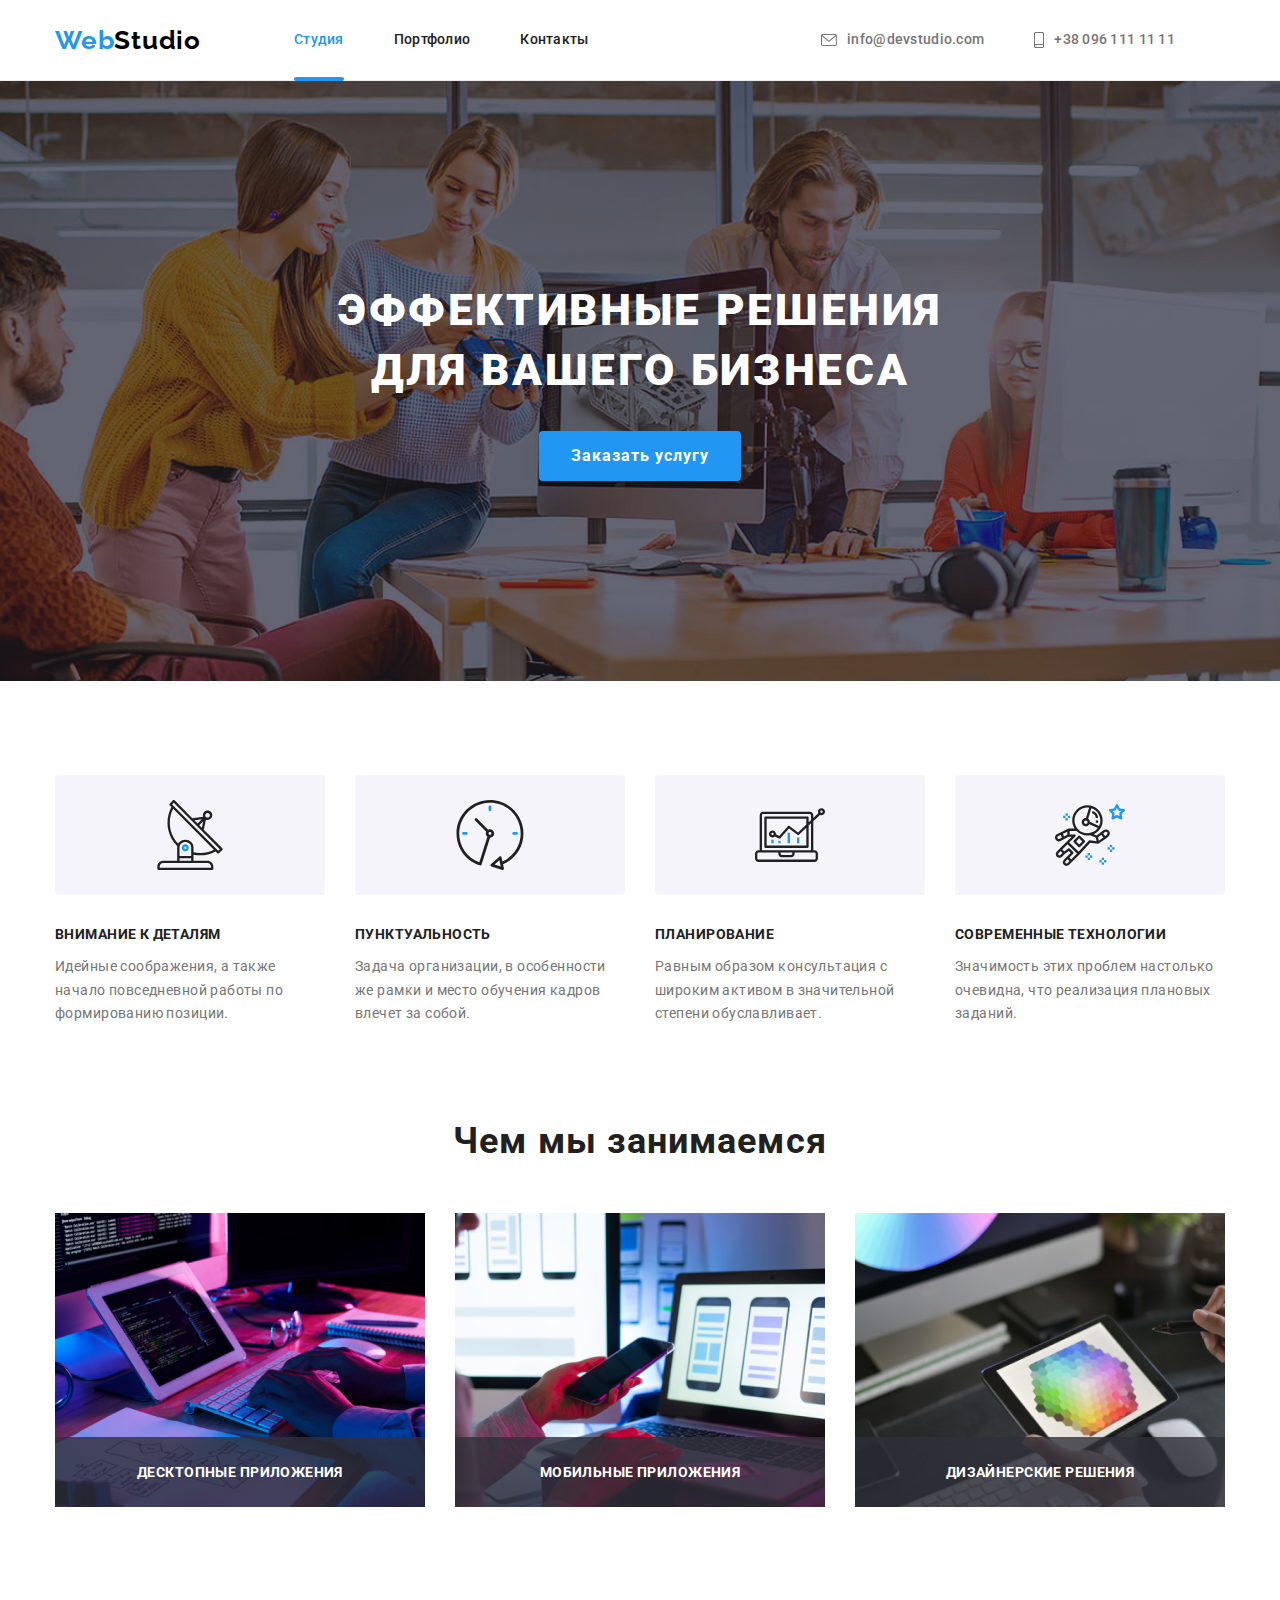
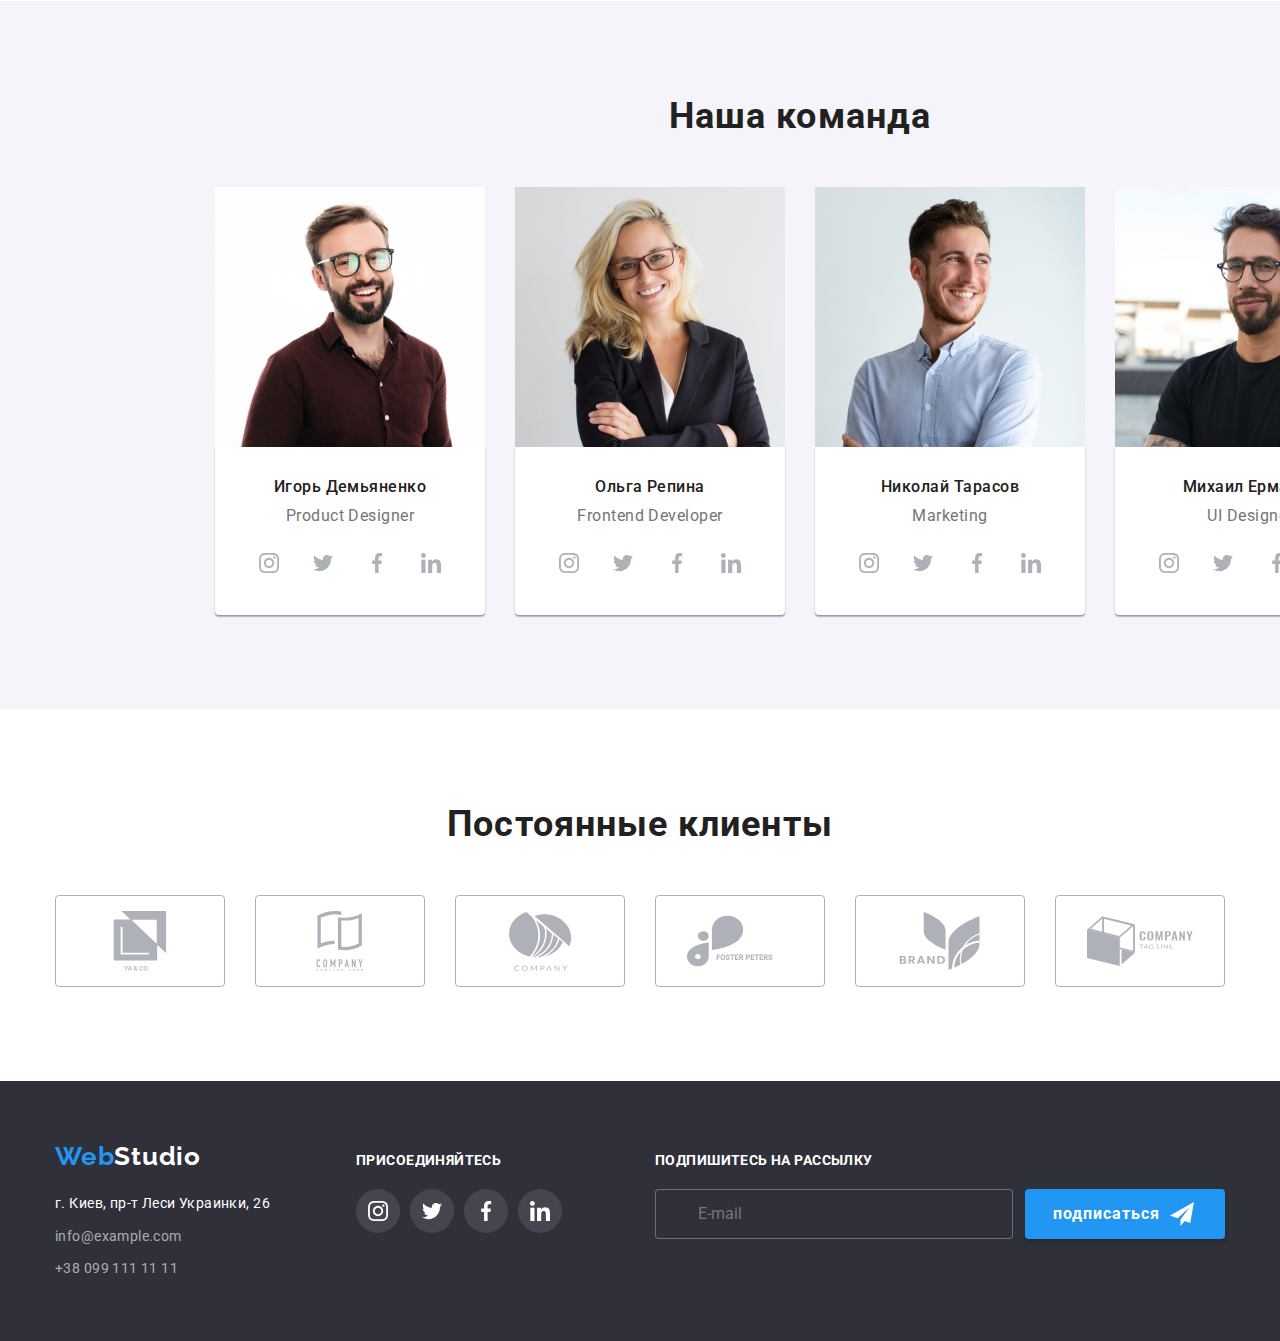
<file: index.html>
<!DOCTYPE html>
<html lang="ru">
<head>
    <meta charset="UTF-8">
    <meta http-equiv="X-UA-Compatible" content="IE=edge">
    <meta name="viewport" content="width=device-width, initial-scale=1.0">
    <title>Студия</title>
    <link rel="preconnect" href="https://fonts.googleapis.com">
    <link rel="preconnect" href="https://fonts.gstatic.com" crossorigin>
    <link rel="stylesheet" href="https://cdn.jsdelivr.net/npm/modern-normalize@1.1.0/modern-normalize.min.css">
    <link href="https://fonts.googleapis.com/css2?family=Raleway:wght@700&family=Roboto:wght@400;500;700;900&display=swap"
        rel="stylesheet" />

    
    <link rel="stylesheet" href="./css/main.min.css" />
</head>
<body>
    <!---HEADER--->
    <header class="header">
        <div class="container header__container">
            <nav class="nav">
                <a class="logo link" href="">
                    Web<span class="logo__studio">Studio</span>
                </a>
                <ul class="menu list ">
                    <li class="menu__item">
                        <a class="menu__link link menu__link--current" href="./index.html">Студия</a>
                    </li>
                    <li class="menu__item">
                        <a class="menu__link link" href="./portfolio.html">Портфолио</a>
                    </li>
                    <li class="menu__item">
                        <a class="menu__link link" href="">Контакты</a>
                    </li>
            
                </ul>
            </nav>
            <ul class="list contacts">
               <li class="contacts__item">
                <a class="contacts__link link" href="mailto:info@devstudio.com">
                    <svg class="contacts__icon" width="16" height="12">
                    <use href="./img/ikonpfon/sprite-defs.svg#icon-envelope"></use>
                    </svg>info@devstudio.com</a>
                </li>
                <li class="contacts__item">
                    <a class="contacts__link link" href="tel:+380961111111">
                        <svg class="contacts__icon" width="10" height="16">
                    <use href="./img/ikonpfon/sprite-defs.svg#icon-smartphone"></use>
                </svg>+38 096 111 11 11</a></li>
            </ul>

        </div>
        
        
    </header>
    <main>
        <!---HERO---->
       
            <section class="hero">
                <div class="container ">
                    <h1 class="hero__title">Эффективные решения<br /> для вашего бизнеса</h1>
                    <button type="button" class="hero__btn " data-modal-open>Заказать услугу</button>
                </div>
            </section>

       
        
        <!----BENEFITS---->
        <section class="section">
            <div class="container">
                <h2 hidden class="visually-hidden">описание</h2>
                <ul class="list benefits">
                    <li class="benefits__item ">
                        <div class="icon__box">
                            <svg width="70" height="70">
                                <use href="./img/ikonpfon/antena-defs.svg#icon-antenna-1">

                            </use> 
                        </svg>
                        </div>
                        <h3 class="benefits__title">Внимание к деталям</h3>
                        <p class="benefits__text">Идейные соображения, а также начало повседневной работы по формированию позиции.</p>
                    </li>
                    <li class="benefits__item ">
                        <div class="icon__box">
                            <svg width="70" height="70">
                                <use href="./img/ikonpfon/antena-defs.svg#icon-clock-1">
                        
                                </use>
                            </svg>
                        </div>
                        <h3 class="benefits__title">Пунктуальность</h3>
                        <p class="benefits__text">Задача организации, в особенности же рамки и место обучения кадров влечет за собой.
                        </p>
                    </li>
                    <li class="benefits__item">
                        <div class="icon__box">
                            <svg width="70" height="70">
                                <use href="./img/ikonpfon/antena-defs.svg#icon-diagram-1">
                        
                                </use>
                            </svg>
                        </div>
                        <h3 class="benefits__title">Планирование</h3>
                        <p class="benefits__text">Равным образом консультация с широким активом в значительной степени обуславливает.
                        </p>
                    </li>
                    <li class="benefits__item">
                        <div class="icon__box">
                            <svg width="70" height="70">
                                <use href="./img/ikonpfon/antena-defs.svg#icon-astronaut-1">
                        
                                </use>
                            </svg>
                        </div>
                        <h3 class="benefits__title">Современные технологии</h3>
                        <p class="benefits__text">Значимость этих проблем настолько очевидна, что реализация плановых заданий.</p>
                    </li>
                </ul>

            </div>
            
        </section>
        <!---DIRECTION--->
        <section class="section section--padding">
            <div class="container">
                <h2 class="section__title">Чем мы занимаемся</h2>
                <ul class="list  direction">
                    <li class="direction__item ">
                        <div class="direction__box">
                            <img src="./img/gallery/img1.png" alt="IT-сервис" width="370" />
                            <p class="direction__text">Десктопные приложения</p>

                        </div>
                        
                    </li>
                    <li class="direction__item ">
                        <div class="direction__box">
                            <img src="./img/gallery/img2.png" alt="Мобильная версия">
                            <p class="direction__text">Мобильные приложения</p>

                        </div>
                        
                    </li>
                    <li class="direction__item ">
                        <div class="direction__box">
                            <img src="./img/gallery/img3.png" alt="планшет версия">
                            <p class="direction__text">Дизайнерские решения</p>

                        </div>
                        
                    </li>
                </ul>

            </div>
           
        </section>
        <!---TEAM--->
<section class="section section--background">
    <div class="container">
        <h2 class="section__title">Наша команда</h2>
        <ul class="team list">
            <li class="team__item">
                <img class="team__img" src="./img/employees/img1.jpg" alt="Наши специалисты" width="270" height="260">
                <div class="team__box">
                    <h3 class="team__title">Игорь Демьяненко</h3>
                    <p class="team__text">Product Designer</p>
                    <ul class="socials list">
                        <li class="socials__item">
                            <a href=""class="socials__link">
                                <svg class="socials__icon" width="20" height="20">
                                    <use href="./img/ikonpfon/sprite-defs.svg#icon-instagram-2"></use>
                                </svg>
                            </a>
                        </li>
                        <li class="socials__item">
                            <a href=""class="socials__link">
                                <svg class="socials__icon" width="20" height="20">
                                    <use href="./img/ikonpfon/sprite-defs.svg#icon-twitter-1"></use>
                                </svg>
                            </a>
                        </li>
                        <li class="socials__item">
                            <a href=""class="socials__link">
                                <svg class="socials__icon" width="20" height="20">
                                    <use href="./img/ikonpfon/sprite-defs.svg#icon-facebook-1"></use>
                                </svg>
                            </a>
                        </li>
                        <li class="socials__item">
                            <a href=""class="socials__link">
                                <svg class="socials__icon" width="20" height="20">
                                    <use href="./img/ikonpfon/sprite-defs.svg#icon-linkedin-1"></use>
                                </svg>
                            </a>
                        </li>
                    </ul>

                </div>
                
            </li>
            <li class="team__item">
                <img class="team__img" src="./img/employees/img2.jpg" alt="Наши специалисты" width="270" height="260">
                <div class="team__box">
                    <h3 class="team__title">Ольга Репина</h3>
                    <p class="team__text">Frontend Developer</p>
                    <ul class="socials list">
                        <li class="socials__item">
                            <a href=""class="socials__link">
                                <svg class="socials__icon" width="20" height="20">
                                    <use href="./img/ikonpfon/sprite-defs.svg#icon-instagram-2"></use>
                                </svg>
                            </a>
                        </li>
                        <li class="socials__item">
                            <a href=""class="socials__link">
                                <svg class="socials__icon" width="20" height="20">
                                    <use href="./img/ikonpfon/sprite-defs.svg#icon-twitter-1"></use>
                                </svg>
                            </a>
                        </li>
                        <li class="socials__item">
                            <a href=""class="socials__link">
                                <svg class="socials__icon" width="20" height="20">
                                    <use href="./img/ikonpfon/sprite-defs.svg#icon-facebook-1"></use>
                                </svg>
                            </a>
                        </li>
                        <li class="socials__item">
                            <a href=""class="socials__link">
                                <svg class="socials__icon" width="20" height="20">
                                    <use href="./img/ikonpfon/sprite-defs.svg#icon-linkedin-1"></use>
                                </svg>
                            </a>
                        </li>
                    </ul>

                </div>
                
            </li>
            <li class="team__item"><img class="team__img" src="./img/employees/img3.jpg" alt="Наши специалисты" width="270"
                    height="260">
                    <div class="team__box">
                        <h3 class="team__title">Николай Тарасов</h3>
                        <p class="team__text">Marketing</p>
                        <ul class="socials list">
                            <li class="socials__link">
                                <a href=""class="socials__link">
                                    <svg class="socials__icon" width="20" height="20">
                                        <use href="./img/ikonpfon/sprite-defs.svg#icon-instagram-2"></use>
                                    </svg>
                                </a>
                            </li>
                            <li class="socials__link">
                                <a href=""class="socials__link">
                                    <svg class="socials__icon" width="20" height="20">
                                        <use href="./img/ikonpfon/sprite-defs.svg#icon-twitter-1"></use>
                                    </svg>
                                </a>
                            </li>
                            <li class="socials__link">
                                <a href=""class="socials__link">
                                    <svg class="socials__icon" width="20" height="20">
                                        <use href="./img/ikonpfon/sprite-defs.svg#icon-facebook-1"></use>
                                    </svg>
                                </a>
                            </li>
                            <li class="socials__link">
                                <a href=""class="socials__link">
                                    <svg class="socials__icon" width="20" height="20">
                                        <use href="./img/ikonpfon/sprite-defs.svg#icon-linkedin-1"></use>
                                    </svg>
                                </a>
                            </li>
                        </ul>

                    </div>
                
            </li>
            <li class="team__item"><img class="team__img" src="./img/employees/img4.jpg" alt="Наши специалисты" width="270"
                    height="260">
                    <div class="team__box">
                        <h3 class="team__title">Михаил Ермаков</h3>
                        <p class="team__text">UI Designer</p>
                        <ul class="socials list">
                            <li class="socials__item" >
                                <a href="" class="socials__link">
                                    <svg class="socials__icon" width="20" height="20">
                                        <use href="./img/ikonpfon/sprite-defs.svg#icon-instagram-2"></use>
                                    </svg>
                                </a>
                            </li>
                            <li class="socials__item">
                                <a href=""class="socials__link">
                                    <svg class="socials__icon" width="20" height="20">
                                        <use href="./img/ikonpfon/sprite-defs.svg#icon-twitter-1"></use>
                                    </svg>
                                </a>
                            </li>
                            <li class="socials__item">
                                <a href=""class="socials__link">
                                    <svg class="socials__icon" width="20" height="20">
                                        <use href="./img/ikonpfon/sprite-defs.svg#icon-facebook-1"></use>
                                    </svg>
                                </a>
                            </li>
                            <li class="socials__item">
                                <a href=""class="socials__link">
                                    <svg class="socials__icon" width="20" height="20">
                                        <use href="./img/ikonpfon/sprite-defs.svg#icon-linkedin-1"></use>
                                    </svg>
                                </a>
                            </li>
                        </ul>

                    </div>
                
            </li>

        </ul>
    </div>
 
</section>
<!----CLIENTS---->
<section class="section">
    <div class="container">
        <h2 class="section__title">Постоянные клиенты</h2>
        <ul class="clients list">
            <li class="clients__item">
            <a href="" class="clients__link">
               <svg class="clients__icon" width="106" height="60">
                <use href="./img/ikonpfon/sprite-defs.svg#icon-group-1">

                </use>
               </svg>
            </a>
            </li>
            <li class="clients__item">
                <a href="" class="clients__link">
                    <svg class="clients__icon" width="106" height="60">
                        <use href="./img/ikonpfon/sprite-defs.svg#icon-group-2">
                
                        </use>
                    </svg>
                </a>
            </li>
            <li class="clients__item">
                <a href="" class="clients__link">
                    <svg class="clients__icon" width="106" height="60">
                        <use href="./img/ikonpfon/sprite-defs.svg#icon-group-3">
                
                        </use>
                    </svg>
                </a>
            </li>
            <li class="clients__item">
                <a href="" class="clients__link">
                    <svg class="clients__icon" width="106" height="60">
                        <use href="./img/ikonpfon/sprite-defs.svg#icon-group-4">
                
                        </use>
                    </svg>
                </a>
            </li>
            <li class="clients__item">
                <a href="" class="clients__link">
                    <svg class="clients__icon" width="106" height="60">
                        <use href="./img/ikonpfon/sprite-defs.svg#icon-group-5">
                
                        </use>
                    </svg>
                </a>
            </li>
            <li class="clients__item">
                <a href="" class="clients__link">
                    <svg class="clients__icon" width="106" height="60">
                        <use href="./img/ikonpfon/sprite-defs.svg#icon-group-6">
                
                        </use>
                    </svg>
                </a>
            </li>
        </ul>

    </div>
</section>
    </main>
    <!---FOOTER-FIRST--->
    <footer class="footer">
        <div class="container footer__box">
            <div class="footer__menu">
                <a class="footer__logo link" href="">Web<span class="footer__logo--studio">Studio</span></a>
                <address class="address">
                    <ul class="list ">
                        <li class="footer__address"> <a class="footer__maps link" href="https://goo.gl/maps/FyTGyrduHnAwDV1Q6">г.
                                Киев,
                                пр-т Леси Украинки, 26</a></li>
                        <li class="footer__address"> <a class="footer__mailto link"
                                href="mailto:info@example.com">info@example.com</a>
                        </li>
                        <li class="footer__address"> <a class="footer__phone link" href="tel:+380991111111">+38 099 111 11 11</a></li>
                    </ul>
                </address>

            </div>
            
            <div class="socials__box">
                <h3 class="footer__item">присоединяйтесь</h3>
                <ul class="footer__title list">
                    <li>
                        <a href="" class="footer__link">
                            <svg class="footer__icon" width="20" height="20">
                                <use href="./img/ikonpfon/sprite-defs.svg#icon-instagram-2">
            
                                </use>
                            </svg>
                        </a>
                    </li>
                    <li>
                        <a href="" class="footer__link">
                            <svg class="footer__icon" width="20" height="20">
                                <use href="./img/ikonpfon/sprite-defs.svg#icon-twitter-1">
            
                                </use>
                            </svg>
                        </a>
                    </li>
                    <li>
                        <a href="" class="footer__link">
                            <svg class="footer__icon" width="20" height="20">
                                <use href="./img/ikonpfon/sprite-defs.svg#icon-facebook-1">
            
                                </use>
                            </svg>
                        </a>
                    </li>
                    <li>
                        <a href="" class="footer__link">
                            <svg class="footer__icon" width="20" height="20">
                                <use href="./img/ikonpfon/sprite-defs.svg#icon-linkedin-1">
            
                                </use>
                            </svg>
                        </a>
                    </li>
                </ul>
            
            </div>
            <!----FORM FOOTER--->
            <div class="form__footer">
            <b class="form__item">подпишитесь на рассылку</b>

            <form class="form__mailto">
                <input type="email" placeholder="E-mail" class="form__frame">

                <button type="submit" class="form__button">подписаться<svg class="form__flag" width="24px"
                        height="24px">
                        <use href="./img/ikonpfon/sprite-defs.svg#icon-flag"></use>
                    </svg></button>
            </form>




        </div>
        </div>
        
           
           
    </footer>
       <!-----MODAL WINDOW is-hidden----->
    <div class="backdrop is-hidden " data-modal>
        <div class="modal">
            <button type="button" class="closing " data-modal-close><svg class="modal__closing" width="18px" height="18px">
                <use href="./img/ikonpfon/sprite-defs.svg#icon-close-black-18dp-2-1"></use>
            </svg>
    
            </button>
            <!-----FILLING FORM---->
            <form class="form__modal">
                <b class="form__tex">Оставляйте свои данные,мы вам перезвоним</b>
                <label class="form__data">
                    <span class="form__set">Имя</span>
                    <span class="form__wrapper">
                        <input type="text" name="user_name" class="modal__input" required pattern="[a-zA-Zа-яА-Я]+" minlength="2" />
                        <span class="modal__icon"><svg width="18px" height="18px">
                                <use href="./img/ikonpfon/sprite-defs.svg#icon-chel"></use>
                            </svg>
                        </span>

                    </span>
                
                </label>
                <label class="form__data">
                    <span class="form__set">Телефон</span>
                    <span class="form__wrapper">
                        <input type="tel" name="user_tel" class="modal__input" required pattern="[0-9]{3}-[0-9]{3}-[0-9]{2}-[0-9]{2}"
                            title="xxx-xxx-xx-xx" />
                        <span class="modal__icon"><svg width="18px" height="18px">
                                <use href="./img/ikonpfon/sprite-defs.svg#icon-phone-black-18dp-1"></use>
                            </svg>
                        </span>

                    </span>
                    
                </label>
                <label class="form__data">
                    <span class="form__set">Почта</span>
                    <span class="form__wrapper">
                        <input type="email" name="user_email" class="modal__input" required pattern="[a-zA-Zа@._]+" />
                        <span class="modal__icon"><svg width="18px" height="18px">
                                <use href="./img/ikonpfon/sprite-defs.svg#icon-email-black-18dp-1"></use>
                            </svg>
                        </span>

                    </span>
                    
                </label>
                <label class="data__tex">
                    <span class="form__set">Коментарий</span>
                    <textarea   name="user_message"
                                class="form__message"
                                placeholder="Введите текст">
                    </textarea>

                </label>
                <input id="user-polici"
                        type="checkbox"
                        name="user_polici"
                        class="form__check visually-hidden"/>
                <label for="user-polici" 
                class="form__desc">Соглашаюсь с рассылкой и принимаю&nbsp; 
                <a href="" class="form__treaty">Условия договора</a>
                </label>
                <button type="submit" class="button__submit">Отправить</button>
                
            </form>
            

            
        </div>
    
    </div>
    <script src="./css/js/modal js"></script>
</body>
</html>
</file>
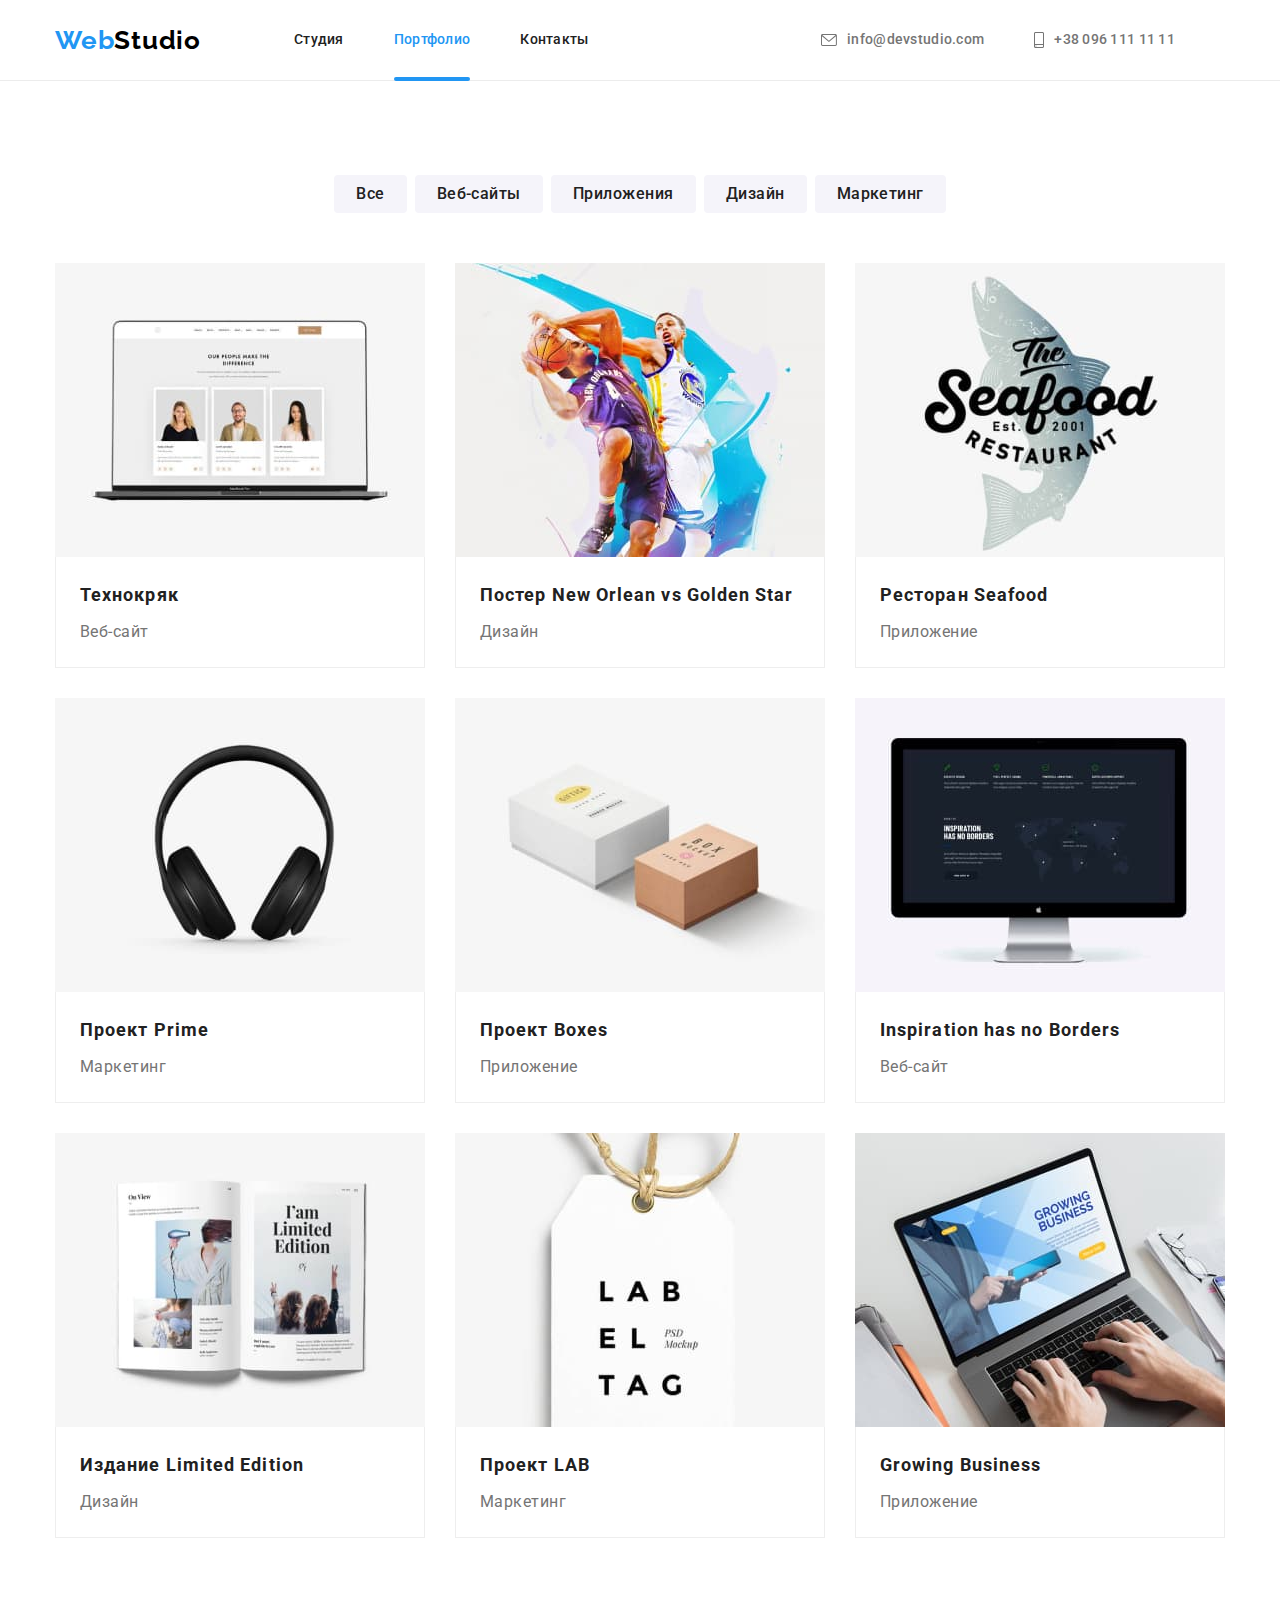
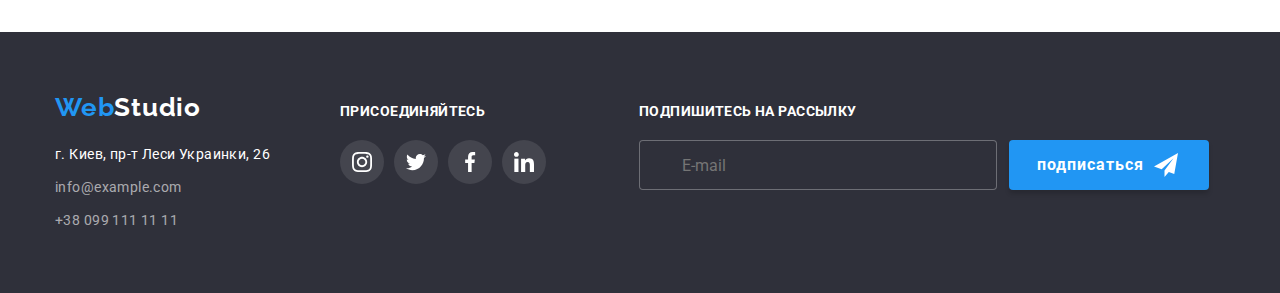
<file: portfolio.html>
<!DOCTYPE html>
<html lang="ru">

<head>
    <meta charset="UTF-8">
    <meta http-equiv="X-UA-Compatible" content="IE=edge">
    <meta name="viewport" content="width=device-width, initial-scale=1.0">
    <title>Портфолто</title>
    <link rel="preconnect" href="https://fonts.googleapis.com">
    <link rel="preconnect" href="https://fonts.gstatic.com" crossorigin>
    <link rel="stylesheet" href="https://cdn.jsdelivr.net/npm/modern-normalize@1.1.0/modern-normalize.min.css">
    <link href="https://fonts.googleapis.com/css2?family=Raleway:wght@700&family=Roboto:wght@400;500;700;900&display=swap"
        rel="stylesheet"/>
        
    
    <link rel="stylesheet" href="./css/main.min.css" />
</head>
<body>
    <!---HEADER-PORTFOLIO---> 
    <header class="header">
        <div class="container header__container">
            <nav class="nav">
                <a class="logo link" href="">Web<span class="logo__studio">Studio</span></a>
                <ul class="menu list ">
                    <li class="menu__item">
                        <a class="menu__link link" href="./index.html">Студия</a>
                    </li>
                    <li class="menu__item">
                        <a class="menu__link link menu__link--current" href="./portfolio.html">Портфолио</a>
                    </li>
                    <li class="menu__item">
                        <a class="menu__link link" href="">Контакты</a>
                    </li>
                </ul>
            </nav>
            <ul class="list contacts">
                <li class="contacts__item"><a class="contacts__link link" href="mailto:info@devstudio.com">
                    <svg class="contacts__icon" width="16" height="12">
                    <use href="./img/ikonpfon/sprite-defs.svg#icon-envelope"></use>
                </svg>info@devstudio.com</a></li>
                <li class="contacts__item"><a class="contacts__link link" href="tel:+380961111111">
                    <svg class="contacts__icon" width="10" height="16">
                    <use href="./img/ikonpfon/sprite-defs.svg#icon-smartphone"></use>
                </svg>+38 096 111 11 11</a></li>
            </ul>

        </div>
        
    </header>
    
 <main>
            <!---PORTFOLIO--->
           
        <section class="portfolio section">
            <div class="container">
                <h1 hidden class="visually-hidden">Портфолио</h1>
                <!---FILTER--->
                
                <ul class="button list">
                    <li class="button__filter"><button type="button" class="button__title">Все</button></li>
                    <li class="button__filter"><button type="button" class="button__title">Веб-сайты</button></li>
                    <li class="button__filter"><button type="button" class="button__title">Приложения</button></li>
                    <li class="button__filter"><button type="button" class="button__title">Дизайн</button></li>
                    <li class="button__filter"><button type="button" class="button__title">Маркетинг</button></li>
                </ul>
                <!---PHOTO--->
                <ul class="photo list">
                    <li class="photo__item">
                       <a class="photo__link link" href="">
                        <div class="photo__box">
                            <img class="photo__img" src="./images/macbookpro.jpg" alt="Веб-сайт" width="370">
                            <p class="photo__title">Ресурс предлагает комплексные предложения с разным уровнем функционала и сервисов. Все это позволит
                                посетителю получить
                                исчерпывающие сведения о компании или частном лице.</p>
                            
                        </div>
                        
                        <div class="tex__box">
                            <h2 class="tex__label">Технокряк</h2>
                            <p class="tex__item">Веб-сайт</p>
                        </div>

                       </a>
                        
                    </li>
                    <li class="photo__item">
                        <a class="photo__link link" href="">
                            <div class="photo__box">
                                <img class="photo__img" src="./images/basketball.jpg" alt="Дизайн" width="370">
                                <p class="photo__title">Ресурс предлагает комплексные предложения с разным уровнем функционала и сервисов. Все это позволит
                                    посетителю получить
                                    исчерпывающие сведения о компании или частном лице.</p>

                            </div>
                            
                            <div class="tex__box">
                                <h2 class="tex__label">Постер New Orlean vs Golden Star</h2>
                                <p class="tex__item">Дизайн</p>
                            
                            </div>

                        </a>
                        
                        
                    </li>
                    <li class="photo__item">
                        <a class="photo__link link" href="">
                            <div class="photo__box">
                                <img class="photo__img" src="./images/restaurant.jpg" alt="Приложение" width="370">
                                <p class="photo__title">Ресурс предлагает комплексные предложения с разным уровнем функционала и сервисов. Все это позволит
                                    посетителю получить
                                    исчерпывающие сведения о компании или частном лице.</p>

                            </div>
                            

                            <div class="tex__box">
                                <h2 class="tex__label">Ресторан Seafood</h2>
                                <p class="tex__item">Приложение</p>
                            
                            </div>

                        </a>
                        
                        
                    </li>
                    <li class="photo__item">
                        <a class="photo__link link" href="">
                            <div class="photo__box">
                                <img class="photo__img" src="./images/marketing.jpg" alt="Маркетинг" width="370">
                                <p class="photo__title">Ресурс предлагает комплексные предложения с разным уровнем функционала и сервисов. Все это позволит
                                    посетителю получить
                                    исчерпывающие сведения о компании или частном лице.</p>

                            </div>
                            
                            <div class="tex__box">
                                <h2 class="tex__label">Проект Prime</h2>
                                <p class="tex__item">Маркетинг</p>
                            </div>

                        </a>
                        
                        
                    </li>
                    <li class="photo__item">
                        <a class="photo__link link" href="">
                            <div class="photo__box">
                                <img class="photo__img" src="./images/boxes.jpg" alt="Приложение" width="370">
                                <p class="photo__title">Ресурс предлагает комплексные предложения с разным уровнем функционала и сервисов. Все это позволит
                                    посетителю получить
                                    исчерпывающие сведения о компании или частном лице.</p>

                            </div>
                            

                            <div class="tex__box">
                                <h2 class="tex__label">Проект Boxes</h2>
                                <p class="tex__item">Приложение</p>
                            </div>

                        </a>
                        
                    </li>
                    <li class="photo__item">
                        <a class="photo__link link" href="">
                            <div class="photo__box">
                                <img class="photo__img" src="./images/borders.jpg" alt="Веб-сайт" width="370">
                                <p class="photo__title">Ресурс предлагает комплексные предложения с разным уровнем функционала и сервисов. Все это позволит
                                    посетителю получить
                                    исчерпывающие сведения о компании или частном лице.</p>

                            </div>
                            
                            <div class="tex__box">
                                <h2 class="tex__label">Inspiration has no Borders</h2>
                                <p class="tex__item">Веб-сайт</p>
                            </div>

                        </a>
                        
                        
                    </li>
                    <li class="photo__item">
                        <a class="photo__link link" href="">
                            <div class="photo__box">
                                <img class="photo__img" src="./images/limitededition.jpg" alt="Дизайн" width="370">
                                <p class="photo__title">Ресурс предлагает комплексные предложения с разным уровнем функционала и сервисов. Все это позволит
                                    посетителю получить
                                    исчерпывающие сведения о компании или частном лице.</p>

                            </div>
                            
                            <div class="tex__box">
                                <h2 class="tex__label">Издание Limited Edition</h2>
                                <p class="tex__item">Дизайн</p>
                            
                            </div>

                        </a>
                        
                        
                    </li>
                    <li class="photo__item">
                        <a class="photo__link link" href="">
                            <div class="photo__box">
                                <img class="photo__img" src="./images/lab.jpg" alt="Маркетинг" width="370">
                                <p class="photo__title">Ресурс предлагает комплексные предложения с разным уровнем функционала и сервисов. Все это позволит
                                    посетителю получить
                                    исчерпывающие сведения о компании или частном лице.</p>

                            </div>
                            
                            <div class="tex__box">
                                <h2 class="tex__label">Проект LAB</h2>
                                <p class="tex__item">Маркетинг</p>
                            
                            </div>

                        </a>
                        
                        
                    </li>
                    <li class="photo__item">
                        <a class="photo__link link" href="">
                            <div class="photo__box">
                                <img class="photo__img" src="./images/growingbusiness.jpg" alt="Приложение" width="370">
                                <p class="photo__title">Ресурс предлагает комплексные предложения с разным уровнем функционала и сервисов. Все это позволит
                                    посетителю получить
                                    исчерпывающие сведения о компании или частном лице.</p>

                            </div>
                            
                            <div class="tex__box">
                                <h2 class="tex__label">Growing Business</h2>
                                <p class="tex__item">Приложение</p>
                            
                            </div>

                        </a>
                        
                        
                    </li>
                </ul>

            </div>
            
        </section>
    </main>
    <!---BASEMENT-->
<footer class="footer">
    <div class="container footer__box">
        <div class="logo__menu">
            <a class="footer__logo link" href="">Web<span class="footer__logo--studio">Studio</span></a>
            <address class="address">
                <ul class="list ">
                    <li class="footer__address"> <a class="footer__maps link"
                            href="https://goo.gl/maps/FyTGyrduHnAwDV1Q6">г.
                            Киев,
                            пр-т Леси Украинки, 26</a></li>
                    <li class="footer__address"> <a class="footer__mailto link"
                            href="mailto:info@example.com">info@example.com</a>
                    </li>
                    <li class="footer__address"> <a class="footer__phone link" href="tel:+380991111111">+38 099 111 11
                            11</a></li>
                </ul>
            </address>

        </div>

        <div class="footer__social">
            <h3 class="footer__item">присоединяйтесь</h3>
            <ul class="footer__title list">
                <li>
                    <a href="" class="footer__link">
                        <svg class="footer__icon" width="20" height="20">
                            <use href="./img/ikonpfon/sprite-defs.svg#icon-instagram-2">

                            </use>
                        </svg>
                    </a>
                </li>
                <li>
                    <a href="" class="footer__link">
                        <svg class="footer__icon" width="20" height="20">
                            <use href="./img/ikonpfon/sprite-defs.svg#icon-twitter-1">

                            </use>
                        </svg>
                    </a>
                </li>
                <li>
                    <a href="" class="footer__link">
                        <svg class="footer__icon" width="20" height="20">
                            <use href="./img/ikonpfon/sprite-defs.svg#icon-facebook-1">

                            </use>
                        </svg>
                    </a>
                </li>
                <li>
                    <a href="" class="footer__link">
                        <svg class="footer__icon" width="20" height="20">
                            <use href="./img/ikonpfon/sprite-defs.svg#icon-linkedin-1">

                            </use>
                        </svg>
                    </a>
                </li>
            </ul>

        </div>
        <!----FORM FOOTER--->
        <div class="form__footer">
            <b class="form__item">подпишитесь на рассылку</b>

            <form class="form__mailto">
                <input type="email" placeholder="E-mail" class="form__frame">

                <button type="submit" class="form__button">подписаться<svg class="form__flag" width="24px"
                        height="24px">
                        <use href="./img/ikonpfon/sprite-defs.svg#icon-flag"></use>
                    </svg></button>
            </form>




        </div>
    </div>



</footer>
            
      
    
    
</body>
</html>
</file>
<file: css/main.min.css>
:root{--accent-color: #2196F3;--secondari-color: #757575;--footer-color: rgba(255, 255, 255, 0.6);--primary-font-color: #212121;--button-text-color: #FFFFFF;--primary-font: "Roboto", sans-serif;--secondari-font: "Raleway", sans-serif;--icon-color: #afb1b8;--transition-speed: 250ms cubic-bezier(0.4, 0, 0.2, 1);--modal-frame-color: #2196F3}.visually-hidden{position:absolute;white-space:nowrap;width:1px;height:1px;overflow:hidden;border:0;padding:0;clip:rect(0 0 0 0);clip-path:inset(50%);margin:-1px}h1,h2,h3,h4,p{margin-top:0;margin-bottom:0}ul,ol{margin-top:0;margin-bottom:0;padding-left:0}img{display:block}.list{list-style:none}.link{text-decoration:none}button{cursor:pointer}body{font-family:var(--primary-font)}.section{padding-top:94px;padding-bottom:94px}.container{box-sizing:border-box;width:1200px;margin-left:auto;margin-right:auto;padding-left:15px;padding-right:15px}.menu__link--current:after{position:absolute;content:"";left:0;bottom:0;border-radius:2px;margin-bottom:-1px;width:100%;height:4px;background-color:var(--accent-color)}.header{border-bottom:1px solid #ececec}.header__container{display:flex;align-items:center}.nav{display:flex;align-items:center}.logo{font-family:var(--secondari-font);font-style:normal;font-weight:700;font-size:26px;line-height:1.19;letter-spacing:.03em;margin-right:93px;color:#2196f3}.logo__studio{font-family:var(--secondari-font);font-style:normal;font-weight:700;font-size:26px;line-height:1.19;letter-spacing:.03em;color:#000}.menu{display:flex;align-items:center}.menu__item:not(:last-child){margin-right:50px}.menu__link{display:block;position:relative;padding-top:32px;padding-bottom:32px;transition:color var(--transition-speed);font-weight:500;font-size:14px;line-height:1.14;letter-spacing:.02em;color:var(--primary-font-color)}.menu__link:hover,.menu__link:focus{color:var(--accent-color)}.contacts{display:flex;align-items:center;margin-left:auto}.contacts__item{margin-right:50px}.contacts__link{padding-top:32px;padding-bottom:32px;align-items:center;display:flex;font-family:"Roboto",sans-serif;font-weight:500;font-size:14px;line-height:1.14;letter-spacing:.02em;color:var(--secondari-color);transition:color var(--transition-speed)}.contacts__link:hover,.contacts__link:focus{color:var(--accent-color)}.menu__link--current{color:var(--accent-color)}.contacts__icon{fill:currentColor;margin-right:10px}.hero{text-align:center;padding-top:200px;padding-bottom:200px;background-image:linear-gradient(rgba(47, 48, 58, 0.4), rgba(47, 48, 58, 0.4)),url(../img/hero/Img.jpg);background-size:cover;background-color:rgba(47,48,58,.4);max-width:1600px;height:600px;margin-left:auto;margin-right:auto;background-position:center;background-repeat:no-repeat}.hero__title{margin-bottom:30px;width:696px;margin-left:auto;margin-right:auto;font-weight:900;font-size:44px;line-height:1.36;text-align:center;letter-spacing:.06em;text-transform:uppercase;color:#fff}.hero__btn{margin:auto;padding:10px 32px;font-family:"Roboto",sans-serif;font-weight:700;font-size:16px;line-height:1.88;border:rgba(0,0,0,0);border-radius:4px;align-items:center;text-align:center;letter-spacing:.06em;background-color:var(--accent-color);color:var(--button-text-color);box-shadow:0px 4px 4px rgba(0,0,0,.15)}.benefits{display:flex}.benefits__item:not(:last-child){margin-right:30px}.benefits__title{margin-bottom:10px;font-weight:700;font-size:14px;line-height:1.4;letter-spacing:.03em;text-transform:uppercase;color:var(--primary-font-color)}.benefits__text{font-size:14px;line-height:1.71;letter-spacing:.03em;color:var(--secondari-color)}.icon__box{display:flex;flex-wrap:wrap;align-content:center;justify-content:center;width:270px;height:120px;background:#f5f4fa;border-radius:4px;margin-bottom:30px;gap:30px}.backdrop{position:fixed;display:flex;justify-content:center;align-items:center;top:0;left:0;z-index:1000;height:100%;width:100%;background:rgba(0,0,0,.2);transition:opacity var(--transition-speed),visibility var(--transition-speed),transform var(--transition-speed)}.backdrop.is-hidden{opacity:0;visibility:hidden;pointer-events:none;transform:scale(0.8)}.modal{position:absolute;top:50%;left:50%;transform:translate(-50%, -50%);width:528px;height:581px;background-color:var(--button-text-color);box-shadow:0px 1px 3px rgba(0,0,0,.12),0px 1px 1px rgba(0,0,0,.14),0px 2px 1px rgba(0,0,0,.2);border-radius:4px;padding:40px}.closing{position:absolute;display:flex;justify-content:center;align-items:center;top:8px;right:8px;width:30px;height:30px;border-radius:50%;background-color:rgba(0,0,0,0);background:#fff;border:1px solid rgba(0,0,0,.1);padding:0}.closing:hover .modal-icon-close,.closing:focus .modal-icon-close{fill:var(--accent-color);transition:var(--transition-speed)}.modal__closing{fill:#000;transition:var(--transition-speed)}.modal__closing:focus,.modal__closing:hover{fill:var(--modal-frame-color)}.form__modal{display:flex;flex-direction:column}.form__tex{font-family:var(--primary-font);font-size:20px;line-height:1.15;text-align:center;color:#212121;margin-bottom:12px}.form__data{margin-bottom:10px}.form__set{display:block;font-size:12px;line-height:1.16;margin-bottom:4px;color:#757575;font-family:var(--primary-font)}.form__wrapper{display:block;position:relative}.modal__input{width:100%;height:40px;border:1px solid rgba(33,33,33,.2);border-radius:4px;padding-left:42px;transition:border-color var(--transition-speed)}.modal__input:focus{outline:none;border-color:var(--modal-frame-color)}.modal__icon{position:absolute;top:50%;left:12px;transform:translate(0, -50%);display:block;transition:background-color var(--transition-speed)}.modal__input:focus+.modal__icon{fill:var(--modal-frame-color)}.data__tex{margin-bottom:20px}.form__message{display:block;border:1px solid rgba(33,33,33,.2);border-radius:4px;resize:none;width:100%;height:120px;padding:12px 16px;transition:border-color var(--transition-speed)}.form__message:focus{outline:none;border-color:var(--modal-frame-color)}.form__desc{justify-content:center;display:flex;align-items:center;font-family:var(--primary-font);font-style:normal;font-weight:400;font-size:14px;line-height:1.7;margin-bottom:30px;color:#757575}.form__desc::before{display:block;width:16px;height:15px;border:2px solid #212121;content:"";cursor:pointer;margin-right:10px}.form__check:checked+.form__desc::before{background-color:var(--modal-frame-color);background-image:url(../img/ikonpfon/icon\ check.svg);background-size:contain}.form__check:checked+.form__desc::before:focus+.form__desc::before{outline:2px solid var(--modal-frame-color)}.button__submit{align-self:center;margin:auto;padding:10px 32px;font-family:"Roboto",sans-serif;font-weight:700;font-size:16px;line-height:1.88;border:rgba(0,0,0,0);border-radius:4px;align-items:center;text-align:center;letter-spacing:.06em;background-color:var(--accent-color);color:var(--button-text-color);box-shadow:0px 4px 4px rgba(0,0,0,.15);width:200px}.form__treaty{font-family:var(--primary-font);font-size:14px;line-height:1.71;color:#2196f3}.form__footer{display:block;align-items:center;margin-left:93px}.form__item{display:block;font-weight:700;font-size:14px;line-height:1.14;letter-spacing:.03em;text-transform:uppercase;color:var(--button-text-color);margin-bottom:20px}.form__mailto{display:flex;align-items:center;gap:12px}.form__frame{width:358px;height:50px;padding-left:42px;transition:border-color var(--transition-speed);background-color:#2f303a;border:1px solid rgba(255,255,255,.3);border-radius:4px}.form__frame:focus{outline:none}.form__button{display:flex;padding:10px 28px;align-self:center;margin:auto;font-family:"Roboto",sans-serif;font-weight:700;font-size:16px;line-height:1.88;border:rgba(0,0,0,0);border-radius:4px;align-items:center;text-align:center;letter-spacing:.06em;background-color:var(--accent-color);color:var(--button-text-color);box-shadow:0px 4px 4px rgba(0,0,0,.15);width:200px}.form__flag{margin-left:10px}.section--padding{padding-top:0%}.section__title{font-weight:700;font-size:36px;line-height:1.17;text-align:center;letter-spacing:.03em;color:var(--primary-font-color);padding-top:0;margin-left:auto;margin-right:auto;margin-bottom:50px}.direction__item:not(:last-child){margin-right:30px}.direction{display:flex}.direction__box{position:relative}.direction__text{position:absolute;display:flex;justify-content:center;align-items:center;bottom:0;left:0;width:100%;height:70px;font-weight:700;font-size:14px;line-height:16px;text-align:center;letter-spacing:.03em;text-transform:uppercase;color:var(--button-text-color);background:rgba(47,48,58,.8)}.section--background{justify-content:center;width:1600px;height:708px;margin-left:auto;margin-right:auto;background:#f5f4fa}.team{display:flex}.team__item:not(:last-child){margin-right:30px}.team__img{height:auto;max-width:100%}.team__box{padding-top:30px;padding-bottom:30px;box-shadow:0px 1px 3px rgba(0,0,0,.12),0px 1px 1px rgba(0,0,0,.14),0px 2px 1px rgba(0,0,0,.2);border-radius:0px 0px 4px 4px;background-color:#fff}.team__title{margin-bottom:10px;font-weight:500;font-size:16px;line-height:1.19;text-align:center;letter-spacing:.03em;color:var(--primary-font-color)}.team__text{margin-bottom:16px;font-size:16px;line-height:1.19;text-align:center;letter-spacing:.03em;color:var(--secondari-color)}.socials{display:flex;justify-content:center;gap:10px}.socials__link{display:flex;justify-content:center;align-items:center;width:44px;height:44px;border-radius:50%;background-color:#fff;transition:background-color var(--transition-speed)}.socials__link:hover,.socials__link:focus{background-color:var(--accent-color)}.socials__icon{fill:var(--icon-color);transition:fill var(--transition-speed)}.socials__link:hover .socials__icon,.socials__link:focus .socials__icon{fill:var(--button-text-color)}.clients{display:flex;justify-content:center;gap:30px}.clients__item{width:170px;height:92px}.clients__link{display:flex;flex-wrap:wrap;align-content:center;justify-content:center;border:1px solid #afb1b8;border-radius:4px;width:100%;height:100%;transition:border var(--transition-speed);fill:var(--icon-color)}.clients__link:hover,.clients__link:focus{fill:var(--accent-color);border:1px solid var(--accent-color)}.clients__icon{transition:fill var(--transition-speed)}.footer{background-color:#2f303a;padding-top:60px;padding-bottom:60px}.footer__box{display:flex;align-items:baseline}.footer__menu{flex-grow:1}.footer__logo{font-family:var(--secondari-font);font-style:normal;font-weight:700;font-size:26px;line-height:1.19;letter-spacing:.03em;color:#2196f3}.footer__logo--studio{font-family:"Raleway",sans-serif;font-weight:700;font-size:26px;line-height:1.19;letter-spacing:.03em;color:#fff}.address{font-style:normal;font-family:"Roboto",sans-serif;margin-top:20px}.footer__address:not(:last-child){margin-bottom:9px}.footer__maps{font-size:14px;line-height:1.71;letter-spacing:.03em;color:#fff;transition:color var(--transition-speed)}.footer__maps:hover,.footer__maps:focus{color:var(--accent-color)}.footer__mailto{font-size:14px;line-height:1.71;letter-spacing:.03em;color:var(--footer-color);transition:color var(--transition-speed)}.footer__mailto:hover,.footer__mailto:focus{color:var(--accent-color)}.footer__phone{font-family:"Roboto",sans-serif;font-weight:400;font-size:14px;line-height:1.71;letter-spacing:.03em;color:var(--footer-color);transition:color var(--transition-speed)}.footer__phone:hover,.footer__phone:focus{color:var(--accent-color)}.footer__social{margin-left:70px}.footer__item{font-weight:700;font-size:14px;line-height:1.14;letter-spacing:.03em;text-transform:uppercase;color:var(--button-text-color);margin-bottom:20px}.footer__title{display:flex;justify-content:center;gap:10px}.footer__link{display:flex;justify-content:center;align-items:center;width:44px;height:44px;border-radius:50%;background:rgba(255,255,255,.1);transition:background-color var(--transition-speed)}.footer__link:hover,.footer__link:focus{background-color:var(--accent-color)}.footer__icon{fill:var(--button-text-color)}.button{margin-bottom:50px;display:flex;justify-content:center}.button__filter:not(:last-child){margin-right:8px}.button__title{background-color:#f5f4fa;border:rgba(0,0,0,0);border-radius:4px;margin:auto;padding:6px 22px;font-family:"Roboto",sans-serif;font-style:normal;font-weight:500;font-size:16px;line-height:1.63;text-align:center;letter-spacing:.03em;color:var(--primary-font-color);transition:background-color var(--transition-speed),color var(--transition-speed),box-shadow var(--transition-speed)}.button__title:hover,.button__title:focus{background-color:#2196f3;color:var(--button-text-color);box-shadow:0px 3px 1px rgba(0,0,0,.1),0px 1px 2px rgba(0,0,0,.08),0px 2px 2px rgba(0,0,0,.12)}.tex__label{margin-bottom:4px;font-weight:700;font-size:18px;line-height:2;letter-spacing:.06em;color:var(--primary-font-color)}.tex__box{padding:20px 24px;border-left:1px solid #eee;border-right:1px solid #eee;border-bottom:1px solid #eee}.tex__item{font-size:16px;line-height:1.88;letter-spacing:.03em;color:var(--secondari-color)}.photo{margin:-15px;display:flex;flex-wrap:wrap}.photo__item{margin:15px;background:#fff}.photo__img{max-width:100%;height:auto;display:block}.photo__title{overflow:auto;padding:63px 24px;position:absolute;left:0;top:0;width:100%;height:100%;font-weight:400;font-size:18px;line-height:28px;letter-spacing:.03em;color:#fff;background-color:rgba(33,150,243,.9);transform:translate(0, 100%);transition:transform var(--transition-speed)}.photo__link:hover .photo__title,.photo__link:focus .photo__title{transform:translate(0, 0)}.photo__box{position:relative;overflow:hidden}.photo__link{transition:box-shadow var(--transition-speed)}.photo__link:hover,.photo__link:focus{display:block;background:#fff;box-shadow:0px 1px 1px rgba(0,0,0,.12),0px 4px 4px rgba(0,0,0,.06),1px 4px 6px rgba(0,0,0,.16)}/*# sourceMappingURL=main.min.css.map */
</file>
